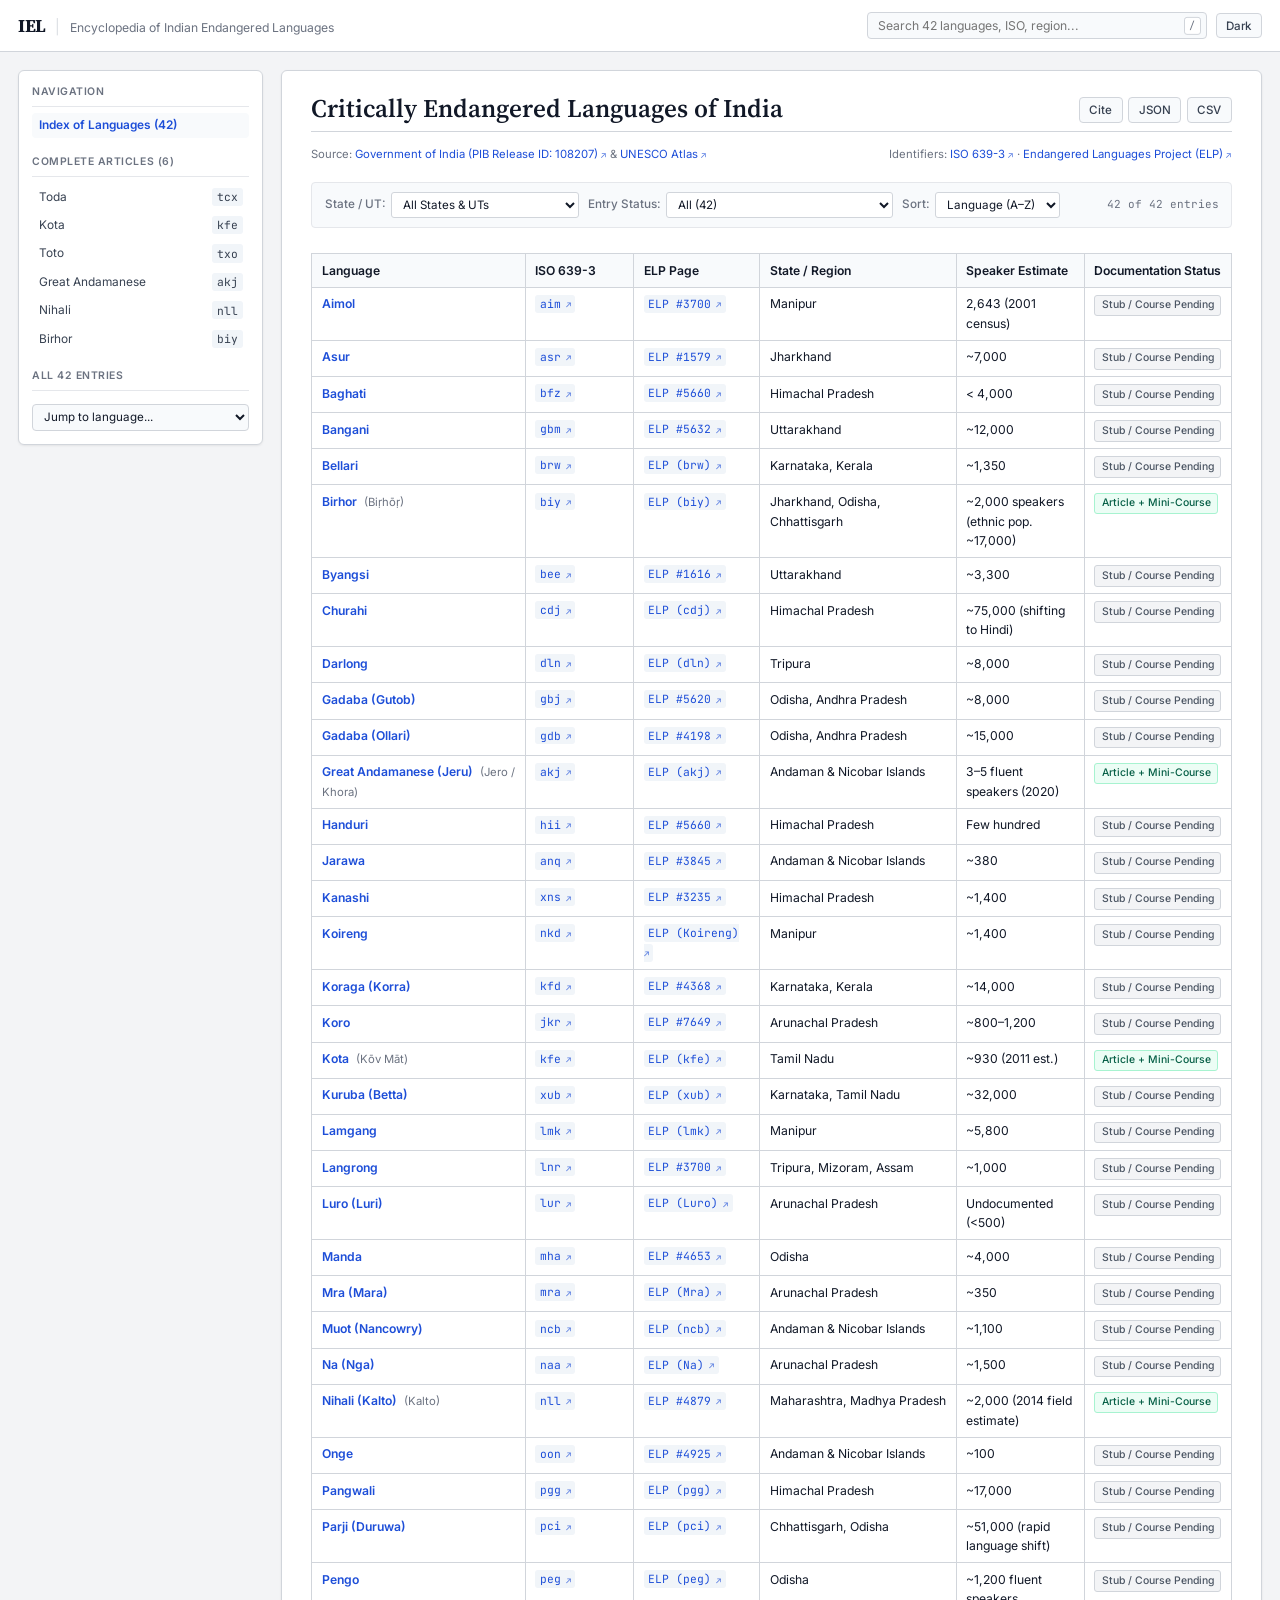
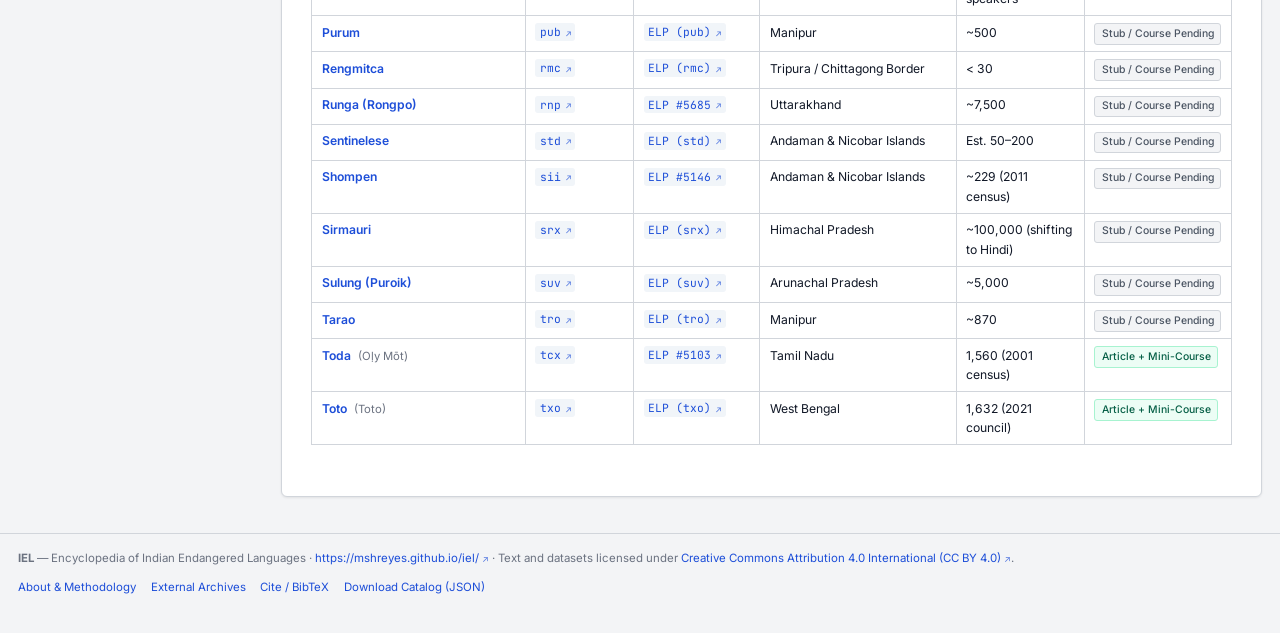
<file: index.html>
<!DOCTYPE html>
<html lang="en" data-theme="light">
<head>
  <meta charset="UTF-8" />
  <meta name="viewport" content="width=device-width, initial-scale=1.0" />
  <title>IEL — Encyclopedia of Indian Endangered Languages</title>
  <meta name="description" content="Encyclopedia of Indian Endangered Languages (IEL). Reference directory, persistent identifiers, and introductory linguistic courses for India's 42 critically endangered languages." />
  <link rel="canonical" href="https://mshreyes.github.io/iel/" />

  <script id="fair-jsonld" type="application/ld+json">
  {
    "@context": "https://schema.org",
    "@type": "Dataset",
    "@id": "https://mshreyes.github.io/iel/#dataset",
    "name": "IEL — Encyclopedia of Indian Endangered Languages",
    "url": "https://mshreyes.github.io/iel/",
    "description": "Reference catalog and introductory grammatical modules for the 42 critically endangered languages of India.",
    "license": "https://creativecommons.org/licenses/by/4.0/",
    "isAccessibleForFree": true
  }
  </script>

  <link rel="preconnect" href="https://fonts.googleapis.com" />
  <link rel="preconnect" href="https://fonts.gstatic.com" crossorigin />
  <link href="https://fonts.googleapis.com/css2?family=Inter:wght@400;500;600;700&family=JetBrains+Mono:wght@400;500&family=Source+Serif+4:ital,opsz,wght@0,8..60,400;0,8..60,600;0,8..60,700;1,8..60,400&display=swap" rel="stylesheet" />
  <link rel="stylesheet" href="style.css" />
</head>
<body>

  <header class="site-header">
    <div class="header-inner">
      <a class="brand-group" href="index.html">
        <span class="brand-mark">IEL</span>
        <span class="brand-divider">|</span>
        <span class="brand-tagline">Encyclopedia of Indian Endangered Languages</span>
      </a>

      <div class="header-controls">
        <div class="search-box">
          <input type="search" id="global-search" class="search-input" placeholder="Search 42 languages, ISO, region..." autocomplete="off" />
          <span class="search-kbd">/</span>
          <div id="search-dropdown" class="search-dropdown"></div>
        </div>
        <button class="btn-ui" id="theme-toggle" title="Toggle light/dark mode">
          <span id="theme-label">Dark</span>
        </button>
      </div>
    </div>
  </header>

  <div class="workspace">
    <aside class="detached-sidebar" aria-label="Encyclopedia Navigation">
      <div class="sidebar-section">
        <div class="sidebar-heading">Navigation</div>
        <ul class="sidebar-nav">
          <li><a class="sidebar-link active" href="index.html">Index of Languages (42)</a></li>
        </ul>
      </div>

      <div class="sidebar-section">
        <div class="sidebar-heading">Complete Articles (6)</div>
        <ul class="sidebar-nav">
          <li><a class="sidebar-link" href="language.html?id=toda"><span>Toda</span><span class="code-id">tcx</span></a></li>
          <li><a class="sidebar-link" href="language.html?id=kota"><span>Kota</span><span class="code-id">kfe</span></a></li>
          <li><a class="sidebar-link" href="language.html?id=toto"><span>Toto</span><span class="code-id">txo</span></a></li>
          <li><a class="sidebar-link" href="language.html?id=aka-jeru"><span>Great Andamanese</span><span class="code-id">akj</span></a></li>
          <li><a class="sidebar-link" href="language.html?id=nihali"><span>Nihali</span><span class="code-id">nll</span></a></li>
          <li><a class="sidebar-link" href="language.html?id=birhor"><span>Birhor</span><span class="code-id">biy</span></a></li>
        </ul>
      </div>

      <div class="sidebar-section">
        <div class="sidebar-heading">All 42 Entries</div>
        <select class="sidebar-select" id="sidebar-jump" aria-label="Select any language entry">
          <option value="">Jump to language...</option>
        </select>
      </div>
    </aside>

    <main class="main-sheet">
      <div class="page-top-bar">
        <h1 class="page-title">Critically Endangered Languages of India</h1>
        <div class="page-tools">
          <button class="btn-ui" onclick="openModal('cite')">Cite</button>
          <button class="btn-ui" onclick="exportCatalogJSON()" title="Download FAIR catalog metadata as JSON">JSON</button>
          <button class="btn-ui" onclick="exportCatalogCSV()" title="Download catalog table as CSV">CSV</button>
        </div>
      </div>

      <div class="page-subline">
        <span>Source: <a class="ext-link" href="https://pib.gov.in/newsite/printrelease.aspx?relid=108207" target="_blank" rel="noopener">Government of India (PIB Release ID: 108207)</a> &amp; <a class="ext-link" href="https://unesdoc.unesco.org/ark:/48223/pf0000187026" target="_blank" rel="noopener">UNESCO Atlas</a></span>
        <span>Identifiers: <a class="ext-link" href="https://iso639-3.sil.org/" target="_blank" rel="noopener">ISO 639-3</a> · <a class="ext-link" href="https://endangeredlanguages.com/" target="_blank" rel="noopener">Endangered Languages Project (ELP)</a></span>
      </div>

      <div class="filter-bar">
        <div class="filter-group">
          <label class="filter-label" for="filter-state">State / UT:</label>
          <select id="filter-state" class="filter-control">
            <option value="ALL">All States &amp; UTs</option>
          </select>
        </div>
        <div class="filter-group">
          <label class="filter-label" for="filter-status">Entry Status:</label>
          <select id="filter-status" class="filter-control">
            <option value="ALL">All (42)</option>
            <option value="COURSE">Complete Article + Mini-Course (6)</option>
            <option value="STUB">Stub / Course Pending (36)</option>
          </select>
        </div>
        <div class="filter-group">
          <label class="filter-label" for="sort-field">Sort:</label>
          <select id="sort-field" class="filter-control">
            <option value="name">Language (A–Z)</option>
            <option value="state">State / Region</option>
            <option value="iso">ISO 639-3</option>
          </select>
        </div>
        <span class="filter-count" id="filter-count">42 of 42</span>
      </div>

      <div class="table-wrap">
        <table class="wikitable">
          <thead>
            <tr>
              <th style="width: 24%;">Language</th>
              <th style="width: 12%;">ISO 639-3</th>
              <th style="width: 14%;">ELP Page</th>
              <th style="width: 22%;">State / Region</th>
              <th style="width: 14%;">Speaker Estimate</th>
              <th style="width: 14%;">Documentation Status</th>
            </tr>
          </thead>
          <tbody id="catalog-tbody"></tbody>
        </table>
      </div>
    </main>
  </div>

  <footer class="site-footer">
    <div>
      <strong>IEL</strong> — Encyclopedia of Indian Endangered Languages · <a class="ext-link" href="https://mshreyes.github.io/iel/" target="_blank" rel="noopener">https://mshreyes.github.io/iel/</a> · Text and datasets licensed under <a class="ext-link" href="https://creativecommons.org/licenses/by/4.0/" target="_blank" rel="noopener">Creative Commons Attribution 4.0 International (CC BY 4.0)</a>.
    </div>
    <div class="footer-links">
      <button class="footer-link" onclick="openModal('about')">About &amp; Methodology</button>
      <button class="footer-link" onclick="openModal('archives')">External Archives</button>
      <button class="footer-link" onclick="openModal('cite')">Cite / BibTeX</button>
      <button class="footer-link" onclick="exportCatalogJSON()">Download Catalog (JSON)</button>
    </div>
  </footer>

  <div id="modal-backdrop" class="modal-backdrop" onclick="closeModal(event)">
    <div class="modal-card" onclick="event.stopPropagation()">
      <div class="modal-header">
        <h2 class="modal-title" id="modal-title">Information</h2>
        <button class="btn-ui" onclick="closeModal()">Close</button>
      </div>
      <div id="modal-body"></div>
    </div>
  </div>

  <script src="app.js"></script>
</body>
</html>
</file>
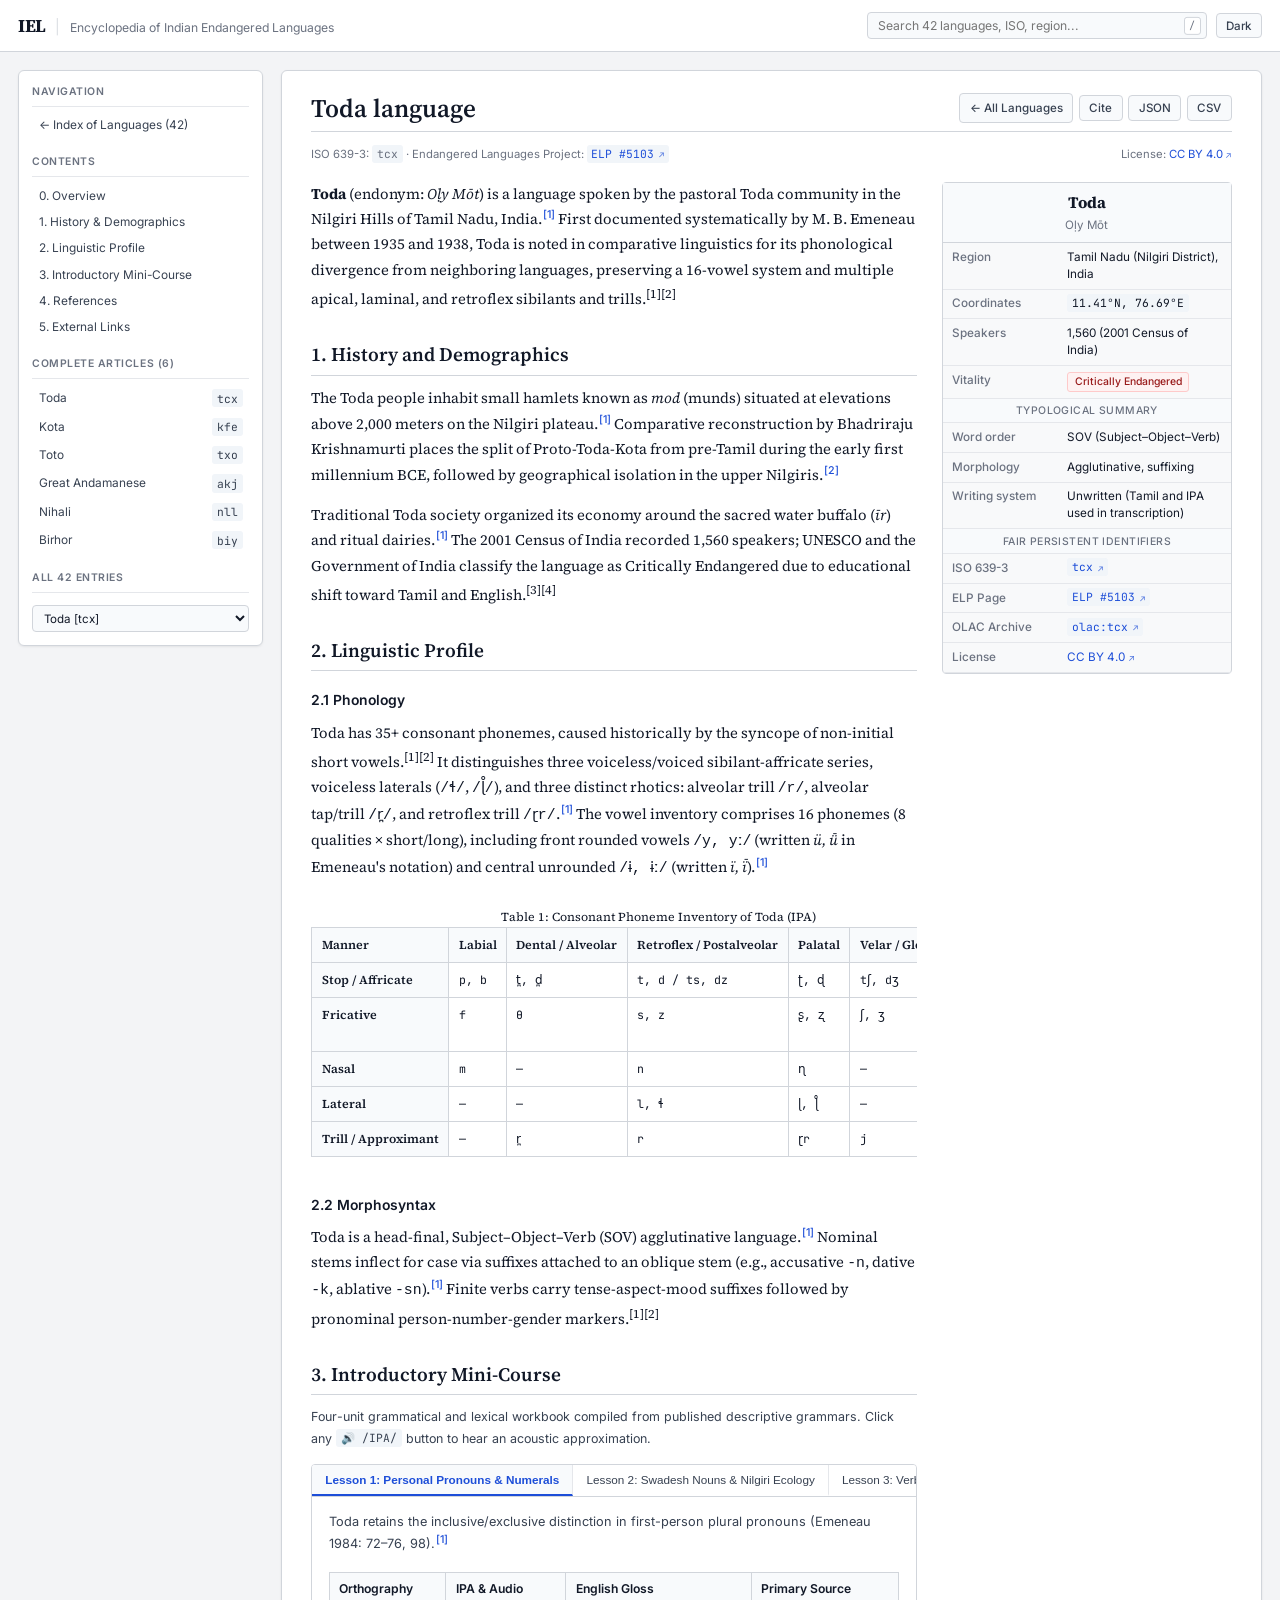
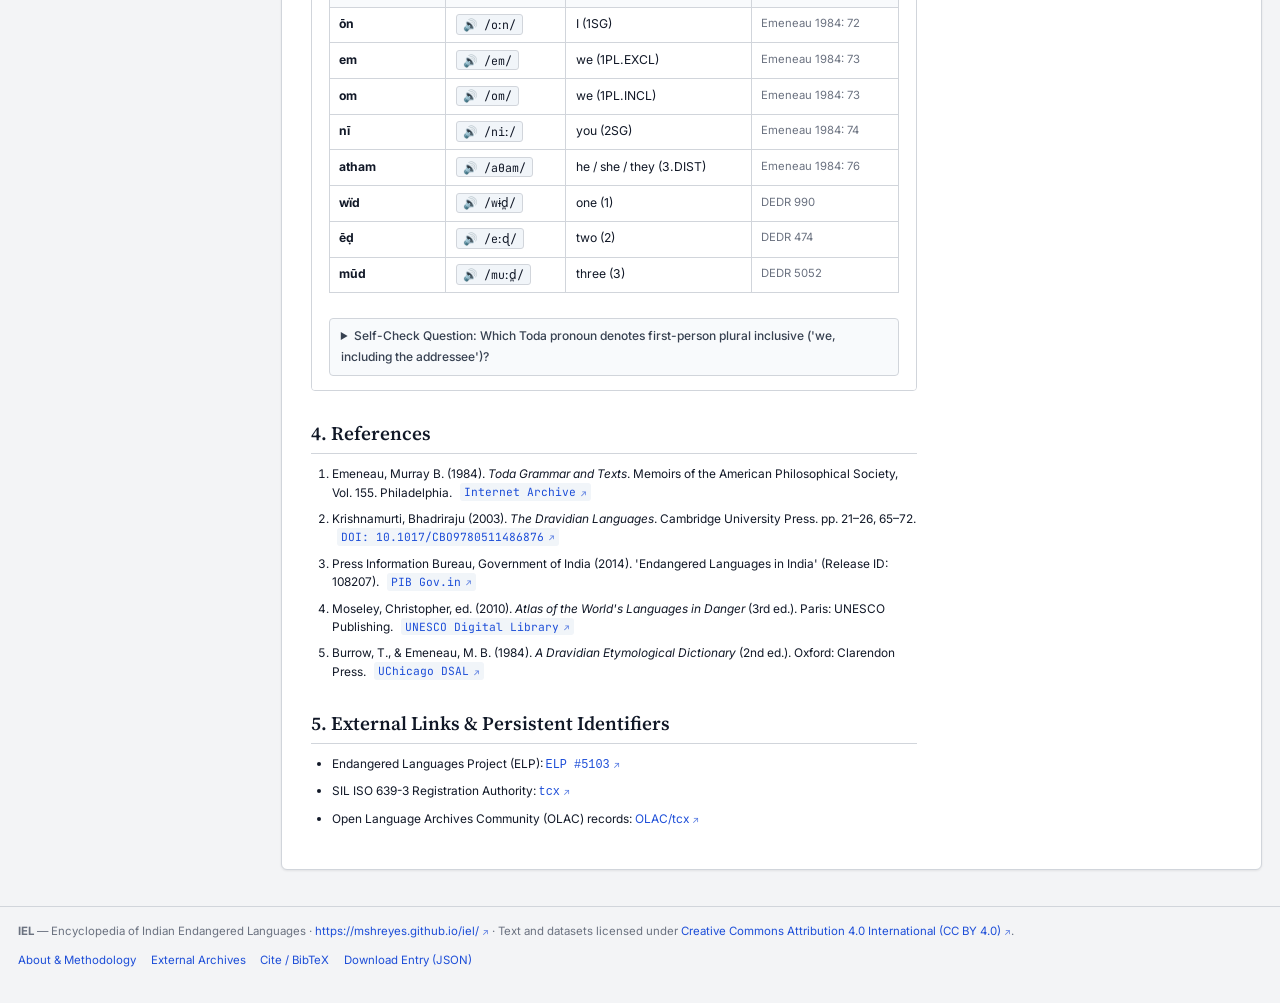
<file: language.html>
<!DOCTYPE html>
<html lang="en" data-theme="light">
<head>
  <meta charset="UTF-8" />
  <meta name="viewport" content="width=device-width, initial-scale=1.0" />
  <title>Language Article — IEL Encyclopedia</title>
  <meta name="description" content="Encyclopedia article, phonological inventory, interlinear glossed sentences, and introductory course for an endangered Indian language." />
  <link rel="canonical" href="https://mshreyes.github.io/iel/language.html" />

  <script id="fair-jsonld" type="application/ld+json">
  {
    "@context": "https://schema.org",
    "@type": "Dataset",
    "@id": "https://mshreyes.github.io/iel/#dataset",
    "name": "IEL — Encyclopedia of Indian Endangered Languages",
    "url": "https://mshreyes.github.io/iel/",
    "license": "https://creativecommons.org/licenses/by/4.0/",
    "isAccessibleForFree": true
  }
  </script>

  <link rel="preconnect" href="https://fonts.googleapis.com" />
  <link rel="preconnect" href="https://fonts.gstatic.com" crossorigin />
  <link href="https://fonts.googleapis.com/css2?family=Inter:wght@400;500;600;700&family=JetBrains+Mono:wght@400;500&family=Source+Serif+4:ital,opsz,wght@0,8..60,400;0,8..60,600;0,8..60,700;1,8..60,400&display=swap" rel="stylesheet" />
  <link rel="stylesheet" href="style.css" />
</head>
<body>

  <header class="site-header">
    <div class="header-inner">
      <a class="brand-group" href="index.html">
        <span class="brand-mark">IEL</span>
        <span class="brand-divider">|</span>
        <span class="brand-tagline">Encyclopedia of Indian Endangered Languages</span>
      </a>

      <div class="header-controls">
        <div class="search-box">
          <input type="search" id="global-search" class="search-input" placeholder="Search 42 languages, ISO, region..." autocomplete="off" />
          <span class="search-kbd">/</span>
          <div id="search-dropdown" class="search-dropdown"></div>
        </div>
        <button class="btn-ui" id="theme-toggle" title="Toggle light/dark mode">
          <span id="theme-label">Dark</span>
        </button>
      </div>
    </div>
  </header>

  <div class="workspace">
    <aside class="detached-sidebar" aria-label="Article Contents and Navigation">
      <div class="sidebar-section">
        <div class="sidebar-heading">Navigation</div>
        <ul class="sidebar-nav">
          <li><a class="sidebar-link" href="index.html">← Index of Languages (42)</a></li>
        </ul>
      </div>

      <div class="sidebar-section">
        <div class="sidebar-heading">Contents</div>
        <ul class="sidebar-nav" id="sidebar-toc"></ul>
      </div>

      <div class="sidebar-section">
        <div class="sidebar-heading">Complete Articles (6)</div>
        <ul class="sidebar-nav">
          <li><a class="sidebar-link" href="language.html?id=toda"><span>Toda</span><span class="code-id">tcx</span></a></li>
          <li><a class="sidebar-link" href="language.html?id=kota"><span>Kota</span><span class="code-id">kfe</span></a></li>
          <li><a class="sidebar-link" href="language.html?id=toto"><span>Toto</span><span class="code-id">txo</span></a></li>
          <li><a class="sidebar-link" href="language.html?id=aka-jeru"><span>Great Andamanese</span><span class="code-id">akj</span></a></li>
          <li><a class="sidebar-link" href="language.html?id=nihali"><span>Nihali</span><span class="code-id">nll</span></a></li>
          <li><a class="sidebar-link" href="language.html?id=birhor"><span>Birhor</span><span class="code-id">biy</span></a></li>
        </ul>
      </div>

      <div class="sidebar-section">
        <div class="sidebar-heading">All 42 Entries</div>
        <select class="sidebar-select" id="sidebar-jump" aria-label="Select any language entry">
          <option value="">Jump to language...</option>
        </select>
      </div>
    </aside>

    <main class="main-sheet" id="article-mount">
      <p style="color:var(--text-muted);">Loading article...</p>
    </main>
  </div>

  <div id="cite-tooltip" class="cite-tooltip"></div>

  <footer class="site-footer">
    <div>
      <strong>IEL</strong> — Encyclopedia of Indian Endangered Languages · <a class="ext-link" href="https://mshreyes.github.io/iel/" target="_blank" rel="noopener">https://mshreyes.github.io/iel/</a> · Text and datasets licensed under <a class="ext-link" href="https://creativecommons.org/licenses/by/4.0/" target="_blank" rel="noopener">Creative Commons Attribution 4.0 International (CC BY 4.0)</a>.
    </div>
    <div class="footer-links">
      <button class="footer-link" onclick="openModal('about')">About &amp; Methodology</button>
      <button class="footer-link" onclick="openModal('archives')">External Archives</button>
      <button class="footer-link" onclick="openModal('cite-curr')">Cite / BibTeX</button>
      <button class="footer-link" onclick="exportCurrentJSON()">Download Entry (JSON)</button>
    </div>
  </footer>

  <div id="modal-backdrop" class="modal-backdrop" onclick="closeModal(event)">
    <div class="modal-card" onclick="event.stopPropagation()">
      <div class="modal-header">
        <h2 class="modal-title" id="modal-title">Information</h2>
        <button class="btn-ui" onclick="closeModal()">Close</button>
      </div>
      <div id="modal-body"></div>
    </div>
  </div>

  <script src="app.js"></script>
</body>
</html>
</file>
<file: style.css>
/* ==========================================================================
   IEL — Encyclopedia of Indian Endangered Languages
   Style Sheet (Vector 2022 Detached Sidebar & Academic Reference Theme)
   License: CC BY 4.0 (https://creativecommons.org/licenses/by/4.0/)
   ========================================================================== */

:root {
  --bg-canvas: #f3f4f6;
  --bg-page: #ffffff;
  --bg-subtle: #f8fafc;
  --bg-hover: #f1f5f9;
  --bg-infobox: #f8f9fa;
  --bg-code: #f1f5f9;
  --text-primary: #111827;
  --text-secondary: #374151;
  --text-muted: #6b7280;
  --border-color: #d1d5db;
  --border-subtle: #e5e7eb;
  --link-color: #1d4ed8;
  --link-hover: #1e3a8a;
  --link-visited: #4338ca;
  --badge-complete-bg: #ecfdf5;
  --badge-complete-text: #065f46;
  --badge-complete-border: #a7f3d0;
  --badge-stub-bg: #f3f4f6;
  --badge-stub-text: #4b5563;
  --badge-stub-border: #d1d5db;
  --badge-crit-bg: #fef2f2;
  --badge-crit-text: #991b1b;
  --badge-crit-border: #fecaca;
  --shadow-card: 0 1px 3px rgba(0, 0, 0, 0.05), 0 1px 2px rgba(0, 0, 0, 0.03);
  --shadow-float: 0 10px 25px -5px rgba(0, 0, 0, 0.12), 0 8px 10px -6px rgba(0, 0, 0, 0.08);
  --font-sans: 'Inter', -apple-system, BlinkMacSystemFont, "Segoe UI", Roboto, sans-serif;
  --font-serif: 'Source Serif 4', Georgia, Cambria, "Times New Roman", Times, serif;
  --font-mono: 'JetBrains Mono', ui-monospace, SFMono-Regular, Menlo, Monaco, Consolas, monospace;
}

[data-theme="dark"] {
  --bg-canvas: #0b0d11;
  --bg-page: #13171f;
  --bg-subtle: #1a202c;
  --bg-hover: #242c3d;
  --bg-infobox: #171c26;
  --bg-code: #1e2533;
  --text-primary: #f3f4f6;
  --text-secondary: #d1d5db;
  --text-muted: #9ca3af;
  --border-color: #2e3748;
  --border-subtle: #232a38;
  --link-color: #60a5fa;
  --link-hover: #93c5fd;
  --link-visited: #818cf8;
  --badge-complete-bg: rgba(6, 95, 70, 0.25);
  --badge-complete-text: #6ee7b7;
  --badge-complete-border: rgba(52, 211, 153, 0.3);
  --badge-stub-bg: rgba(55, 65, 81, 0.4);
  --badge-stub-text: #9ca3af;
  --badge-stub-border: #374151;
  --badge-crit-bg: rgba(153, 27, 27, 0.25);
  --badge-crit-text: #fca5a5;
  --badge-crit-border: rgba(248, 113, 113, 0.3);
  --shadow-card: 0 1px 3px rgba(0, 0, 0, 0.35);
  --shadow-float: 0 12px 28px rgba(0, 0, 0, 0.65);
}

*, *::before, *::after { box-sizing: border-box; }

html, body {
  margin: 0;
  padding: 0;
  background-color: var(--bg-canvas);
  color: var(--text-primary);
  font-family: var(--font-sans);
  font-size: 14.5px;
  line-height: 1.6;
  -webkit-font-smoothing: antialiased;
}

a { color: var(--link-color); text-decoration: none; }
a:hover { color: var(--link-hover); text-decoration: underline; }
a.ext-link::after { content: " ↗"; font-size: 0.78em; opacity: 0.75; }

.site-header {
  position: sticky;
  top: 0;
  z-index: 100;
  background-color: var(--bg-page);
  border-bottom: 1px solid var(--border-color);
  height: 52px;
}

.header-inner {
  max-width: 1440px;
  margin: 0 auto;
  height: 100%;
  padding: 0 1.25rem;
  display: flex;
  align-items: center;
  justify-content: space-between;
  gap: 1rem;
}

.brand-group {
  display: flex;
  align-items: baseline;
  gap: 0.65rem;
  cursor: pointer;
  user-select: none;
  color: var(--text-primary);
  text-decoration: none;
}
.brand-group:hover { text-decoration: none; }

.brand-mark {
  font-family: var(--font-serif);
  font-weight: 700;
  font-size: 1.25rem;
  letter-spacing: -0.02em;
  color: var(--text-primary);
}

.brand-divider { color: var(--border-color); font-weight: 300; }
.brand-tagline { font-size: 0.84rem; color: var(--text-muted); font-weight: 400; }

.header-controls {
  display: flex;
  align-items: center;
  gap: 0.6rem;
  flex: 1;
  max-width: 480px;
  justify-content: flex-end;
}

.search-box { position: relative; flex: 1; max-width: 340px; }

.search-input {
  width: 100%;
  padding: 0.36rem 1.8rem 0.36rem 0.7rem;
  font-size: 0.84rem;
  font-family: var(--font-sans);
  color: var(--text-primary);
  background-color: var(--bg-subtle);
  border: 1px solid var(--border-color);
  border-radius: 4px;
  outline: none;
  transition: border-color 0.15s, background-color 0.15s;
}
.search-input:focus { background-color: var(--bg-page); border-color: var(--link-color); }

.search-kbd {
  position: absolute;
  right: 0.45rem;
  top: 50%;
  transform: translateY(-50%);
  font-family: var(--font-mono);
  font-size: 0.7rem;
  color: var(--text-muted);
  background: var(--bg-page);
  border: 1px solid var(--border-color);
  border-radius: 3px;
  padding: 0 0.3rem;
  pointer-events: none;
}

.search-dropdown {
  position: absolute;
  top: calc(100% + 4px);
  left: 0;
  right: 0;
  background-color: var(--bg-page);
  border: 1px solid var(--border-color);
  border-radius: 4px;
  box-shadow: var(--shadow-float);
  max-height: 320px;
  overflow-y: auto;
  display: none;
  z-index: 200;
}
.search-dropdown.open { display: block; }

.search-item {
  padding: 0.45rem 0.75rem;
  border-bottom: 1px solid var(--border-subtle);
  cursor: pointer;
  display: flex;
  justify-content: space-between;
  align-items: center;
  font-size: 0.83rem;
  color: var(--text-primary);
  text-decoration: none;
}
.search-item:last-child { border-bottom: none; }
.search-item:hover { background-color: var(--bg-hover); text-decoration: none; }

.btn-ui {
  display: inline-flex;
  align-items: center;
  gap: 0.35rem;
  padding: 0.34rem 0.65rem;
  font-size: 0.8rem;
  font-family: var(--font-sans);
  font-weight: 500;
  color: var(--text-secondary);
  background-color: var(--bg-subtle);
  border: 1px solid var(--border-color);
  border-radius: 4px;
  cursor: pointer;
  transition: background-color 0.12s, border-color 0.12s;
  white-space: nowrap;
  text-decoration: none;
}
.btn-ui:hover { background-color: var(--bg-hover); color: var(--text-primary); text-decoration: none; }

.workspace {
  max-width: 1440px;
  margin: 1.25rem auto 2.5rem;
  padding: 0 1.25rem;
  display: grid;
  grid-template-columns: 245px minmax(0, 1fr);
  gap: 1.25rem;
  align-items: start;
}

.detached-sidebar {
  position: sticky;
  top: 68px;
  max-height: calc(100vh - 88px);
  overflow-y: auto;
  background-color: var(--bg-page);
  border: 1px solid var(--border-color);
  border-radius: 6px;
  padding: 0.9rem;
  box-shadow: var(--shadow-card);
  font-size: 0.82rem;
}

.sidebar-section { margin-bottom: 1.15rem; }
.sidebar-section:last-child { margin-bottom: 0; }

.sidebar-heading {
  font-size: 0.72rem;
  font-weight: 600;
  text-transform: uppercase;
  letter-spacing: 0.05em;
  color: var(--text-muted);
  padding-bottom: 0.35rem;
  margin-bottom: 0.45rem;
  border-bottom: 1px solid var(--border-subtle);
  display: flex;
  justify-content: space-between;
  align-items: center;
}

.sidebar-nav { list-style: none; margin: 0; padding: 0; }
.sidebar-nav li { margin-bottom: 0.15rem; }

.sidebar-link {
  display: flex;
  align-items: center;
  justify-content: space-between;
  padding: 0.28rem 0.45rem;
  border-radius: 4px;
  color: var(--text-secondary);
  text-decoration: none;
  cursor: pointer;
  font-size: 0.82rem;
  line-height: 1.35;
}
.sidebar-link:hover { background-color: var(--bg-hover); color: var(--text-primary); text-decoration: none; }
.sidebar-link.active { background-color: var(--bg-subtle); color: var(--link-color); font-weight: 600; }

.sidebar-select {
  width: 100%;
  margin-top: 0.4rem;
  padding: 0.32rem 0.45rem;
  font-size: 0.8rem;
  font-family: var(--font-sans);
  color: var(--text-primary);
  background-color: var(--bg-subtle);
  border: 1px solid var(--border-color);
  border-radius: 4px;
}

.main-sheet {
  background-color: var(--bg-page);
  border: 1px solid var(--border-color);
  border-radius: 6px;
  padding: 1.5rem 2rem 2.25rem;
  box-shadow: var(--shadow-card);
  min-height: 75vh;
}

.page-top-bar {
  display: flex;
  align-items: flex-end;
  justify-content: space-between;
  border-bottom: 1px solid var(--border-color);
  padding-bottom: 0.55rem;
  margin-bottom: 0.9rem;
  gap: 1rem;
  flex-wrap: wrap;
}

.page-title {
  font-family: var(--font-serif);
  font-size: 1.75rem;
  font-weight: 600;
  margin: 0;
  line-height: 1.2;
  color: var(--text-primary);
}

.page-tools { display: flex; align-items: center; gap: 0.4rem; flex-wrap: wrap; }

.page-subline {
  font-size: 0.78rem;
  color: var(--text-muted);
  margin-bottom: 1.25rem;
  display: flex;
  justify-content: space-between;
  align-items: center;
  flex-wrap: wrap;
  gap: 0.5rem;
}

.filter-bar {
  display: flex;
  flex-wrap: wrap;
  align-items: center;
  gap: 0.6rem;
  padding: 0.65rem 0.85rem;
  background-color: var(--bg-subtle);
  border: 1px solid var(--border-subtle);
  border-radius: 4px;
  margin-bottom: 1rem;
  font-size: 0.81rem;
}

.filter-group { display: flex; align-items: center; gap: 0.35rem; }
.filter-label { color: var(--text-muted); font-weight: 500; }

.filter-control {
  padding: 0.26rem 0.5rem;
  font-size: 0.8rem;
  font-family: var(--font-sans);
  color: var(--text-primary);
  background-color: var(--bg-page);
  border: 1px solid var(--border-color);
  border-radius: 3px;
}

.filter-count {
  margin-left: auto;
  color: var(--text-muted);
  font-family: var(--font-mono);
  font-size: 0.76rem;
}

.table-wrap { overflow-x: auto; }

table.wikitable {
  width: 100%;
  border-collapse: collapse;
  margin: 0.75rem 0 1.25rem;
  font-size: 0.84rem;
  background-color: var(--bg-page);
}

table.wikitable th,
table.wikitable td {
  border: 1px solid var(--border-color);
  padding: 0.45rem 0.65rem;
  text-align: left;
  vertical-align: top;
}

table.wikitable th {
  background-color: var(--bg-subtle);
  font-weight: 600;
  color: var(--text-primary);
  white-space: nowrap;
}

table.wikitable tr:hover td { background-color: var(--bg-hover); }

.code-id {
  font-family: var(--font-mono);
  font-size: 0.78rem;
  background-color: var(--bg-code);
  padding: 0.1rem 0.32rem;
  border-radius: 3px;
}

.badge {
  display: inline-block;
  font-size: 0.72rem;
  font-weight: 500;
  padding: 0.1rem 0.42rem;
  border-radius: 3px;
  white-space: nowrap;
}

.badge-complete {
  background-color: var(--badge-complete-bg);
  color: var(--badge-complete-text);
  border: 1px solid var(--badge-complete-border);
}

.badge-stub {
  background-color: var(--badge-stub-bg);
  color: var(--badge-stub-text);
  border: 1px solid var(--badge-stub-border);
}

.badge-crit {
  background-color: var(--badge-crit-bg);
  color: var(--badge-crit-text);
  border: 1px solid var(--badge-crit-border);
}

.article-grid {
  display: grid;
  grid-template-columns: minmax(0, 1fr) 290px;
  gap: 1.75rem;
  align-items: start;
}

.article-prose {
  font-family: var(--font-serif);
  font-size: 1.02rem;
  line-height: 1.72;
  color: var(--text-primary);
}

.article-prose p { margin: 0 0 1rem; }

.article-prose h2 {
  font-family: var(--font-serif);
  font-size: 1.32rem;
  font-weight: 600;
  border-bottom: 1px solid var(--border-color);
  padding-bottom: 0.25rem;
  margin: 1.75rem 0 0.75rem;
  color: var(--text-primary);
}

.article-prose h3 {
  font-family: var(--font-sans);
  font-size: 0.96rem;
  font-weight: 600;
  margin: 1.25rem 0 0.5rem;
  color: var(--text-primary);
}

.article-prose sup.cite-ref {
  font-family: var(--font-sans);
  font-size: 0.74rem;
  font-weight: 500;
  line-height: 1;
  margin-left: 1px;
}

.infobox {
  background-color: var(--bg-infobox);
  border: 1px solid var(--border-color);
  border-radius: 4px;
  font-family: var(--font-sans);
  font-size: 0.81rem;
  line-height: 1.45;
}

.infobox-header {
  background-color: var(--bg-subtle);
  border-bottom: 1px solid var(--border-color);
  padding: 0.6rem 0.75rem;
  text-align: center;
}

.infobox-title { font-family: var(--font-serif); font-size: 1.1rem; font-weight: 700; margin: 0; }
.infobox-native { font-size: 0.8rem; color: var(--text-muted); margin-top: 0.15rem; }

.infobox-table { width: 100%; border-collapse: collapse; }
.infobox-table th, .infobox-table td {
  padding: 0.4rem 0.65rem;
  border-bottom: 1px solid var(--border-subtle);
  text-align: left;
  vertical-align: top;
}
.infobox-table th { width: 40%; color: var(--text-muted); font-weight: 500; }

.infobox-section-label {
  background-color: var(--bg-subtle);
  font-size: 0.72rem;
  font-weight: 600;
  text-transform: uppercase;
  letter-spacing: 0.04em;
  color: var(--text-muted);
  text-align: center !important;
  padding: 0.3rem 0.65rem !important;
}

.course-box {
  font-family: var(--font-sans);
  border: 1px solid var(--border-color);
  border-radius: 4px;
  background-color: var(--bg-subtle);
  margin: 1rem 0 1.5rem;
  overflow: hidden;
}

.course-tabs {
  display: flex;
  border-bottom: 1px solid var(--border-color);
  background-color: var(--bg-page);
  overflow-x: auto;
}

.course-tab {
  padding: 0.55rem 0.9rem;
  font-size: 0.81rem;
  font-weight: 500;
  color: var(--text-secondary);
  background: transparent;
  border: none;
  border-right: 1px solid var(--border-subtle);
  border-bottom: 2px solid transparent;
  cursor: pointer;
  white-space: nowrap;
}
.course-tab:hover { background-color: var(--bg-hover); }
.course-tab.active {
  color: var(--link-color);
  border-bottom-color: var(--link-color);
  background-color: var(--bg-subtle);
  font-weight: 600;
}

.course-body {
  padding: 1rem 1.15rem;
  background-color: var(--bg-page);
  font-size: 0.88rem;
}

.ipa-btn {
  display: inline-flex;
  align-items: center;
  gap: 0.25rem;
  font-family: var(--font-mono);
  font-size: 0.8rem;
  padding: 0.12rem 0.42rem;
  background-color: var(--bg-code);
  border: 1px solid var(--border-color);
  border-radius: 3px;
  color: var(--text-primary);
  cursor: pointer;
}
.ipa-btn:hover { border-color: var(--link-color); color: var(--link-color); }

.igt-block {
  background-color: var(--bg-subtle);
  border-left: 3px solid var(--border-color);
  padding: 0.65rem 0.9rem;
  margin: 0.75rem 0;
  font-family: var(--font-sans);
  font-size: 0.85rem;
}

.igt-words { display: flex; flex-wrap: wrap; gap: 1.15rem; margin-bottom: 0.35rem; }
.igt-unit { display: flex; flex-direction: column; }
.igt-form { font-family: var(--font-mono); font-weight: 600; }
.igt-gloss { font-size: 0.78rem; color: var(--text-muted); font-variant: small-caps; }
.igt-trans { font-style: italic; color: var(--text-secondary); margin-top: 0.2rem; }

details.self-check {
  margin-top: 0.85rem;
  border: 1px solid var(--border-color);
  border-radius: 4px;
  background-color: var(--bg-subtle);
  padding: 0.5rem 0.75rem;
  font-size: 0.83rem;
}
details.self-check summary { cursor: pointer; font-weight: 500; color: var(--text-secondary); }

.ref-list {
  font-family: var(--font-sans);
  font-size: 0.82rem;
  line-height: 1.55;
  padding-left: 1.4rem;
  margin: 0.5rem 0 0;
}
.ref-list li { margin-bottom: 0.55rem; }

.cite-tooltip {
  position: fixed;
  z-index: 500;
  max-width: 360px;
  background-color: var(--bg-page);
  border: 1px solid var(--border-color);
  border-radius: 5px;
  padding: 0.65rem 0.8rem;
  box-shadow: var(--shadow-float);
  font-family: var(--font-sans);
  font-size: 0.79rem;
  line-height: 1.45;
  color: var(--text-primary);
  display: none;
}

.site-footer {
  max-width: 1440px;
  margin: 0 auto 2.5rem;
  padding: 1rem 1.25rem 0;
  border-top: 1px solid var(--border-color);
  display: flex;
  justify-content: space-between;
  align-items: center;
  flex-wrap: wrap;
  gap: 0.75rem;
  font-size: 0.79rem;
  color: var(--text-muted);
}

.footer-links { display: flex; gap: 1rem; flex-wrap: wrap; }

.footer-link {
  color: var(--link-color);
  cursor: pointer;
  background: none;
  border: none;
  padding: 0;
  font: inherit;
}
.footer-link:hover { text-decoration: underline; }

.modal-backdrop {
  position: fixed;
  inset: 0;
  background: rgba(0, 0, 0, 0.5);
  z-index: 400;
  display: none;
  align-items: center;
  justify-content: center;
  padding: 1rem;
}
.modal-backdrop.open { display: flex; }

.modal-card {
  background-color: var(--bg-page);
  border: 1px solid var(--border-color);
  border-radius: 6px;
  max-width: 640px;
  width: 100%;
  max-height: 85vh;
  overflow-y: auto;
  padding: 1.25rem 1.5rem;
  box-shadow: var(--shadow-float);
  font-size: 0.86rem;
}

.modal-header {
  display: flex;
  justify-content: space-between;
  align-items: center;
  border-bottom: 1px solid var(--border-color);
  padding-bottom: 0.6rem;
  margin-bottom: 0.9rem;
}

.modal-title { font-family: var(--font-serif); font-size: 1.2rem; font-weight: 600; margin: 0; }

pre.code-block {
  background-color: var(--bg-code);
  border: 1px solid var(--border-color);
  border-radius: 4px;
  padding: 0.65rem;
  font-family: var(--font-mono);
  font-size: 0.76rem;
  overflow-x: auto;
  margin: 0.5rem 0 1rem;
}

@media (max-width: 980px) {
  .workspace { grid-template-columns: 1fr; }
  .detached-sidebar { position: static; max-height: none; }
  .article-grid { grid-template-columns: 1fr; }
  .infobox { order: -1; }
  .brand-tagline { display: none; }
}
</file>
